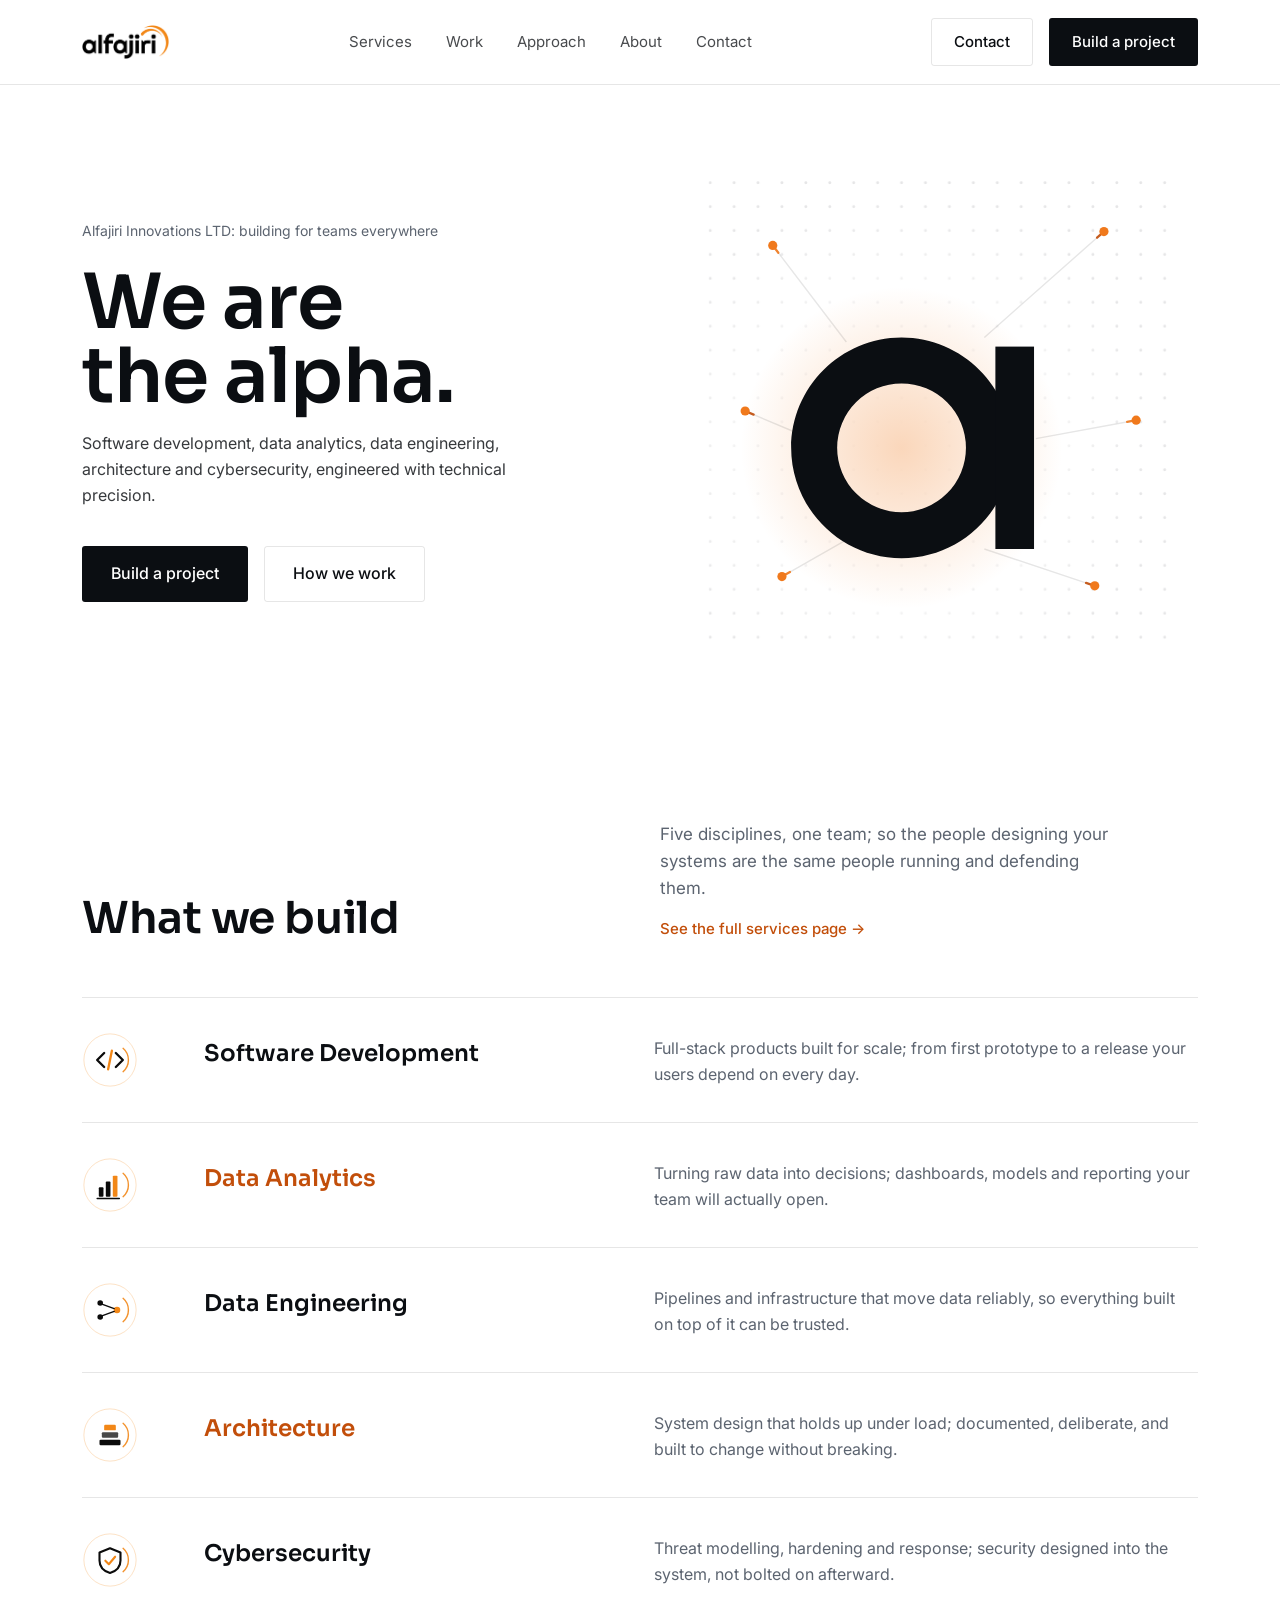
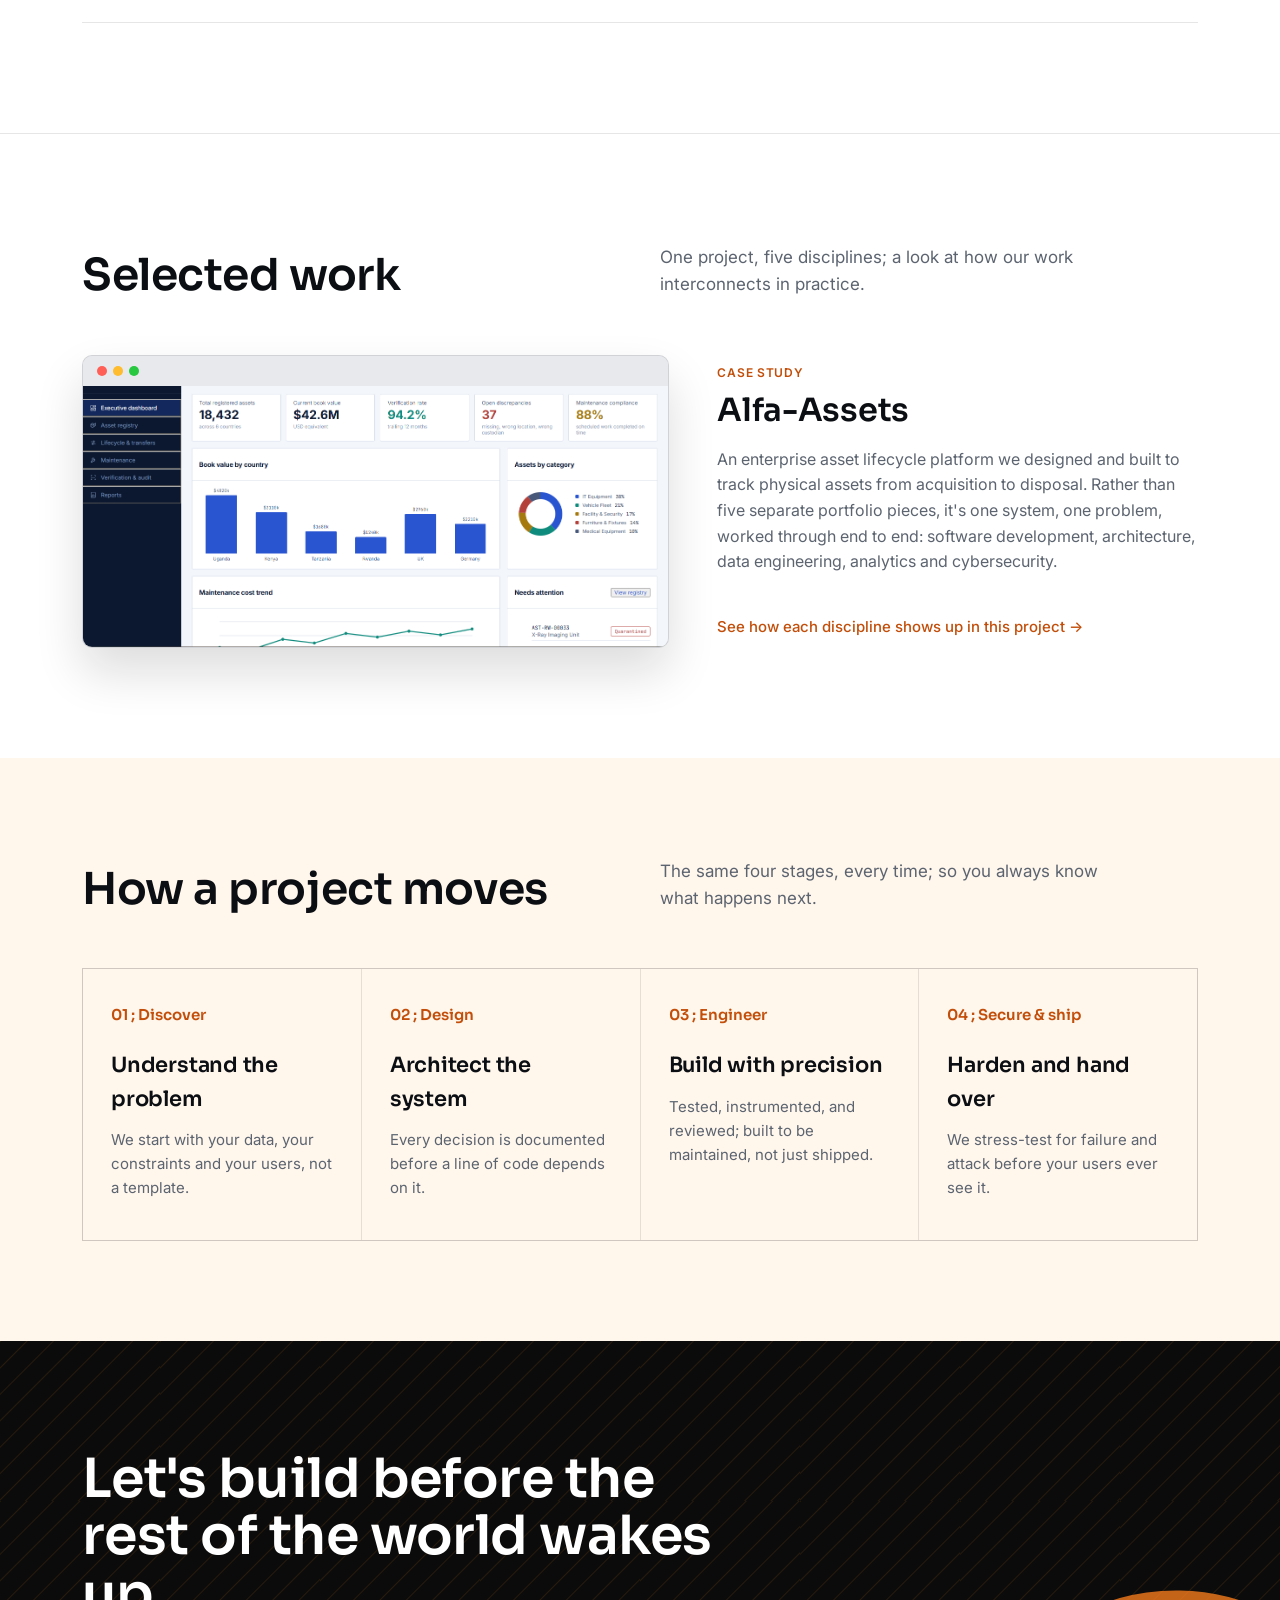
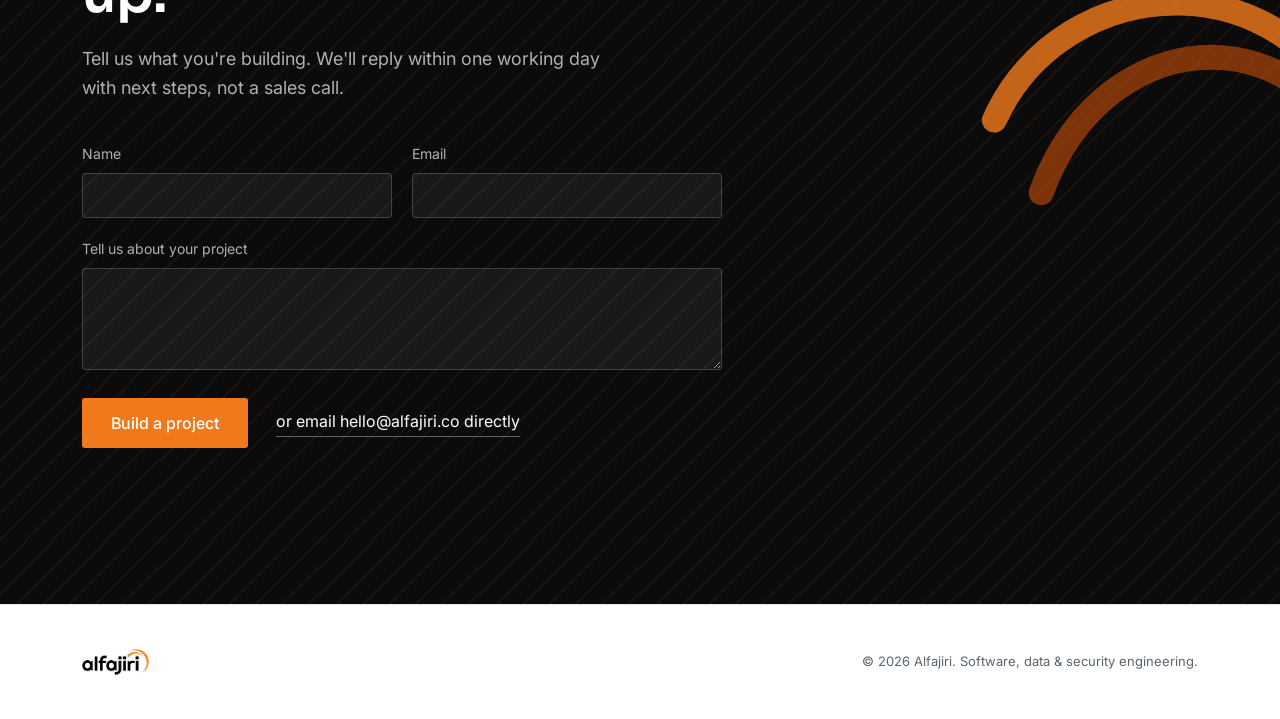
<file: index.html>
<!doctype html>
<html lang="en">
  <head>
    <meta charset="UTF-8" />
    <meta name="viewport" content="width=device-width, initial-scale=1.0" />
    <title>Alfajiri | Software, Data &amp; Security Engineering</title>
    <meta
      name="description"
      content="Alfajiri Innovations LTD engineers software, data and security systems with technical precision; full-stack development, data analytics, data engineering, architecture and cybersecurity, delivered by one team."
    />
    <meta
      name="keywords"
      content="software development, data analytics, data engineering, systems architecture, cybersecurity, Alfajiri, engineering agency"
    />
    <meta name="author" content="Alfajiri Innovations LTD" />
    <meta name="robots" content="index, follow" />
    <meta name="theme-color" content="#0b0e12" />
    <link rel="canonical" href="https://alfajiri.co/" />

    <!-- Favicon -->
    <link
      rel="icon"
      type="image/png"
      href="files/alfajiri-icon-orange-square.png"
    />
    <link rel="apple-touch-icon" href="files/alfajiri-icon-orange-square.png" />
    <!-- Open Graph / Facebook, LinkedIn, etc. -->
    <meta property="og:type" content="website" />
    <meta property="og:site_name" content="Alfajiri" />
    <meta property="og:url" content="https://alfajiri.co/" />
    <meta
      property="og:title"
      content="Alfajiri | Software, Data &amp; Security Engineering"
    />
    <meta
      property="og:description"
      content="Software development, data analytics, data engineering, architecture and cybersecurity, engineered with technical precision by one team."
    />

    <meta property="og:image" content="https://alfajiri.co/files/og-hero.png" />
    <meta property="og:image:width" content="1200" />
    <meta property="og:image:height" content="630" />
    <meta property="og:locale" content="en_US" />

    <!-- Twitter Card -->
    <meta name="twitter:card" content="summary_large_image" />
    <meta
      name="twitter:title"
      content="Alfajiri | Software, Data &amp; Security Engineering"
    />
    <meta
      name="twitter:description"
      content="Software development, data analytics, data engineering, architecture and cybersecurity, engineered with technical precision by one team."
    />
    <meta
      name="twitter:image"
      content="https://alfajiri.co/files/og-hero.png"
    />

    <!-- Structured data -->
    <script type="application/ld+json">
      {
        "@context": "https://schema.org",
        "@type": "ProfessionalService",
        "name": "Alfajiri Innovations LTD",
        "url": "https://alfajiri.co/",
        "logo": "https://alfajiri.co/files/alfajiri-logo-white-bg.png",
        "image": "https://alfajiri.co/files/alfajiri-logo-white-bg.png",
        "description": "Alfajiri Innovations LTD engineers software, data and security systems with technical precision; full-stack development, data analytics, data engineering, architecture and cybersecurity, delivered by one team.",
        "email": "hello@alfajiri.co",
        "areaServed": "Worldwide",
        "sameAs": []
      }
    </script>

    <link rel="preconnect" href="https://fonts.googleapis.com" />
    <link rel="preconnect" href="https://fonts.gstatic.com" crossorigin />
    <link
      href="https://fonts.googleapis.com/css2?family=Sora:wght@400;500;600;700&family=Inter:wght@400;500;600&display=swap"
      rel="stylesheet"
    />
    <link rel="stylesheet" href="styles.css" />
  </head>
  <body>
    <header class="site">
      <div class="nav">
        <a href="#top" class="brand" aria-label="Alfajiri home">
          <span class="brand-mark">
            <img
              src="files/alfajiri-logo-transparent.png"
              alt=""
              aria-hidden="true"
            />
          </span>
        </a>
        <nav class="links">
          <a href="#services">Services</a>
          <a href="#work">Work</a>
          <a href="#approach">Approach</a>
          <a href="about.html">About</a>
          <a href="#contact">Contact</a>
        </nav>
        <div class="nav-cta">
          <a href="#contact" class="btn btn-ghost">Contact</a>
          <a href="#contact" class="btn btn-primary">Build a project</a>
        </div>
        <button class="menu-toggle" aria-label="Menu">
          <span></span><span></span><span></span>
        </button>
      </div>
    </header>

    <main id="top">
      <!-- HERO -->
      <section class="hero">
        <div class="wrap">
          <div class="hero-copy">
            <span class="loc"
              >Alfajiri Innovations LTD: building for teams everywhere</span
            >
            <h1>We are<br />the alpha.</h1>
            <p class="desc">
              Software development, data analytics, data engineering,
              architecture and cybersecurity, engineered with technical
              precision.
            </p>
            <div class="hero-actions">
              <a href="#contact" class="btn btn-primary btn-lg"
                >Build a project</a
              >
              <a href="#approach" class="btn btn-ghost btn-lg">How we work</a>
            </div>
          </div>
          <div class="hero-art" aria-hidden="true">
            <svg viewBox="0 0 500 500" xmlns="http://www.w3.org/2000/svg">
              <defs>
                <pattern
                  id="dotGrid"
                  width="26"
                  height="26"
                  patternUnits="userSpaceOnUse"
                >
                  <circle cx="2" cy="2" r="1.6" fill="var(--line)" />
                </pattern>
                <radialGradient id="dotFade" cx="42%" cy="58%" r="55%">
                  <stop offset="0%" stop-color="#fff" stop-opacity="0" />
                  <stop offset="65%" stop-color="#fff" stop-opacity="0.5" />
                  <stop offset="100%" stop-color="#fff" stop-opacity="1" />
                </radialGradient>
                <mask id="dotMask">
                  <rect width="500" height="500" fill="url(#dotFade)" />
                </mask>
                <radialGradient id="glow" cx="50%" cy="50%" r="50%">
                  <stop
                    offset="0%"
                    stop-color="var(--orange)"
                    stop-opacity="0.3"
                  />
                  <stop
                    offset="100%"
                    stop-color="var(--orange)"
                    stop-opacity="0"
                  />
                </radialGradient>
              </defs>

              <rect
                width="500"
                height="500"
                fill="url(#dotGrid)"
                mask="url(#dotMask)"
              />
              <circle cx="210" cy="290" r="175" fill="url(#glow)" />

              <g class="network">
                <line class="link-base" x1="70" y1="70" x2="150" y2="175" />
                <line class="link-base" x1="430" y1="55" x2="300" y2="170" />
                <line class="link-base" x1="465" y1="260" x2="356" y2="280" />
                <line class="link-base" x1="420" y1="440" x2="300" y2="400" />
                <line class="link-base" x1="80" y1="430" x2="150" y2="390" />
                <line class="link-base" x1="40" y1="250" x2="92" y2="272" />

                <line
                  class="link-pulse pulse-1"
                  x1="70"
                  y1="70"
                  x2="150"
                  y2="175"
                />
                <line
                  class="link-pulse pulse-2 alt"
                  x1="430"
                  y1="55"
                  x2="300"
                  y2="170"
                />
                <line
                  class="link-pulse pulse-3"
                  x1="465"
                  y1="260"
                  x2="356"
                  y2="280"
                />
                <line
                  class="link-pulse pulse-4 alt"
                  x1="420"
                  y1="440"
                  x2="300"
                  y2="400"
                />
                <line
                  class="link-pulse pulse-5"
                  x1="80"
                  y1="430"
                  x2="150"
                  y2="390"
                />
                <line
                  class="link-pulse pulse-6 alt"
                  x1="40"
                  y1="250"
                  x2="92"
                  y2="272"
                />

                <g class="node-group node-1">
                  <circle class="node-ring" cx="70" cy="70" r="6" />
                  <circle class="node-dot" cx="70" cy="70" r="5" />
                </g>
                <g class="node-group node-2">
                  <circle class="node-ring" cx="430" cy="55" r="6" />
                  <circle class="node-dot" cx="430" cy="55" r="5" />
                </g>
                <g class="node-group node-3">
                  <circle class="node-ring" cx="465" cy="260" r="6" />
                  <circle class="node-dot" cx="465" cy="260" r="5" />
                </g>
                <g class="node-group node-4">
                  <circle class="node-ring" cx="420" cy="440" r="6" />
                  <circle class="node-dot" cx="420" cy="440" r="5" />
                </g>
                <g class="node-group node-5">
                  <circle class="node-ring" cx="80" cy="430" r="6" />
                  <circle class="node-dot" cx="80" cy="430" r="5" />
                </g>
                <g class="node-group node-6">
                  <circle class="node-ring" cx="40" cy="250" r="6" />
                  <circle class="node-dot" cx="40" cy="250" r="5" />
                </g>
              </g>

              <g transform="translate(90,150)">
                <path
                  class="mark-a"
                  d="M120 260c-66 0-120-54-120-120S54 20 120 20s120 54 120 120-54 120-120 120zm0-190a70 70 0 100 140 70 70 0 000-140z"
                />
                <rect class="mark-a" x="222" y="30" width="42" height="220" />
              </g>
            </svg>
          </div>
        </div>
      </section>

      <!-- SERVICES -->
      <section class="services" id="services">
        <div class="wrap">
          <div class="head">
            <h2>What we build</h2>
            <div>
              <p>
                Five disciplines, one team; so the people designing your
                systems are the same people running and defending them.
              </p>
              <a class="text-link" href="services.html"
                >See the full services page →</a
              >
            </div>
          </div>

          <div class="service-list">
            <a class="service-row" href="services.html#software-development">
              <div class="service-icon">
                <img
                  src="files/icon_software_development.svg"
                  alt=""
                  aria-hidden="true"
                  loading="lazy"
                />
              </div>
              <div class="service-name">Software Development</div>
              <div class="service-desc">
                Full-stack products built for scale; from first prototype to a
                release your users depend on every day.
              </div>
            </a>
            <a class="service-row" href="services.html#data-analytics">
              <div class="service-icon">
                <img
                  src="files/icon_data_analytics.svg"
                  alt=""
                  aria-hidden="true"
                  loading="lazy"
                />
              </div>
              <div class="service-name">Data Analytics</div>
              <div class="service-desc">
                Turning raw data into decisions; dashboards, models and
                reporting your team will actually open.
              </div>
            </a>
            <a class="service-row" href="services.html#data-engineering">
              <div class="service-icon">
                <img
                  src="files/icon_data_engineering.svg"
                  alt=""
                  aria-hidden="true"
                  loading="lazy"
                />
              </div>
              <div class="service-name">Data Engineering</div>
              <div class="service-desc">
                Pipelines and infrastructure that move data reliably, so
                everything built on top of it can be trusted.
              </div>
            </a>
            <a class="service-row" href="services.html#architecture">
              <div class="service-icon">
                <img
                  src="files/icon_architecture.svg"
                  alt=""
                  aria-hidden="true"
                  loading="lazy"
                />
              </div>
              <div class="service-name">Architecture</div>
              <div class="service-desc">
                System design that holds up under load; documented, deliberate,
                and built to change without breaking.
              </div>
            </a>
            <a class="service-row" href="services.html#cybersecurity">
              <div class="service-icon">
                <img
                  src="files/icon_cybersecurity.svg"
                  alt=""
                  aria-hidden="true"
                  loading="lazy"
                />
              </div>
              <div class="service-name">Cybersecurity</div>
              <div class="service-desc">
                Threat modelling, hardening and response; security designed into
                the system, not bolted on afterward.
              </div>
            </a>
          </div>
        </div>
      </section>

      <!-- WORK -->
      <section class="work" id="work">
        <div class="wrap">
          <div class="head">
            <h2>Selected work</h2>
            <p>
              One project, five disciplines; a look at how our work
              interconnects in practice.
            </p>
          </div>

          <div class="showcase">
            <div class="showcase-media">
              <div class="frame-bar" aria-hidden="true">
                <span></span><span></span><span></span>
              </div>
              <img
                src="files/asset.png"
                alt="Executive dashboard from the asset management platform, showing book value by country, assets by category and maintenance cost trends"
                loading="lazy"
              />
            </div>
            <div class="showcase-body">
              <span class="work-tag">Case study</span>
              <h3>Alfa-Assets</h3>
              <p>
                An enterprise asset lifecycle platform we designed and
                built to track physical assets from acquisition to
                disposal. Rather than five separate portfolio pieces, it's
                one system, one problem, worked through end to end:
                software development, architecture, data engineering,
                analytics and cybersecurity.
              </p>
              <a class="text-link" href="services.html"
                >See how each discipline shows up in this project →</a
              >
            </div>
          </div>
        </div>
      </section>

      <!-- APPROACH -->
      <section class="approach" id="approach">
        <div class="wrap">
          <div class="head">
            <h2>How a project moves</h2>
            <p>
              The same four stages, every time; so you always know what happens
              next.
            </p>
          </div>
          <div class="approach-grid">
            <div class="step">
              <div class="num">01 ; Discover</div>
              <h3>Understand the problem</h3>
              <p>
                We start with your data, your constraints and your users, not a
                template.
              </p>
            </div>
            <div class="step">
              <div class="num">02 ; Design</div>
              <h3>Architect the system</h3>
              <p>
                Every decision is documented before a line of code depends on
                it.
              </p>
            </div>
            <div class="step">
              <div class="num">03 ; Engineer</div>
              <h3>Build with precision</h3>
              <p>
                Tested, instrumented, and reviewed; built to be maintained, not
                just shipped.
              </p>
            </div>
            <div class="step">
              <div class="num">04 ; Secure &amp; ship</div>
              <h3>Harden and hand over</h3>
              <p>
                We stress-test for failure and attack before your users ever see
                it.
              </p>
            </div>
          </div>
        </div>
      </section>

      <!-- CTA / CONTACT -->
      <section class="cta" id="contact">
        <svg
          class="cta-arc"
          viewBox="0 0 500 500"
          xmlns="http://www.w3.org/2000/svg"
          aria-hidden="true"
        >
          <path
            fill="none"
            stroke="#F0791C"
            stroke-width="24"
            stroke-linecap="round"
            opacity="0.9"
            d="M110 200 C 175 55, 400 35, 470 230"
          />
          <path
            fill="none"
            stroke="#C24E0A"
            stroke-width="24"
            stroke-linecap="round"
            opacity="0.7"
            d="M155 270 C 220 90, 445 90, 480 310"
          />
        </svg>
        <div class="wrap">
          <h2>Let's build before the rest of the world wakes up.</h2>
          <p class="lede">
            Tell us what you're building. We'll reply within one working day
            with next steps, not a sales call.
          </p>

          <form
            name="start-project"
            method="POST"
            data-netlify="true"
            netlify-honeypot="bot-field"
            class="cta-form"
            id="cta-form"
          >
            <input type="hidden" name="form-name" value="start-project" />
            <p class="hp-field">
              <label>
                Don't fill this out if you're human:
                <input name="bot-field" />
              </label>
            </p>

            <div class="form-row">
              <div class="field">
                <label for="cf-name">Name</label>
                <input type="text" id="cf-name" name="name" required />
              </div>
              <div class="field">
                <label for="cf-email">Email</label>
                <input type="email" id="cf-email" name="email" required />
              </div>
            </div>
            <div class="field">
              <label for="cf-project">Tell us about your project</label>
              <textarea
                id="cf-project"
                name="project"
                rows="4"
                required
              ></textarea>
            </div>

            <div class="cta-row">
              <button type="submit" class="btn btn-primary btn-lg">
                Build a project
              </button>
              <a href="mailto:hello@alfajiri.co" class="cta-email"
                >or email hello@alfajiri.co directly</a
              >
            </div>

            <p class="form-status" id="cta-form-status" role="status"></p>
          </form>
        </div>
      </section>
    </main>

    <script src="nav.js" defer></script>

    <script>
      (function () {
        var form = document.getElementById("cta-form");
        var status = document.getElementById("cta-form-status");
        if (!form) return;

        function encode(data) {
          return Object.keys(data)
            .map(
              (key) =>
                encodeURIComponent(key) + "=" + encodeURIComponent(data[key]),
            )
            .join("&");
        }

        form.addEventListener("submit", function (e) {
          e.preventDefault();
          var data = Object.fromEntries(new FormData(form).entries());

          fetch("/", {
            method: "POST",
            headers: { "Content-Type": "application/x-www-form-urlencoded" },
            body: encode(data),
          })
            .then(function () {
              status.textContent =
                "Thanks, we'll reply within one working day.";
              status.classList.add("is-success");
              form.reset();
            })
            .catch(function () {
              status.textContent =
                "Something went wrong. Please email hello@alfajiri.co instead.";
              status.classList.add("is-error");
            });
        });
      })();
    </script>

    <footer class="site">
      <div class="wrap">
        <span class="brand">
          <span class="brand-mark">
            <img src="files/alfajiri-logo-transparent.png" alt="Alfajiri" />
          </span>
        </span>
        <span class="copy"
          >© 2026 Alfajiri. Software, data &amp; security engineering.</span
        >
      </div>
    </footer>
  </body>
</html>
</file>
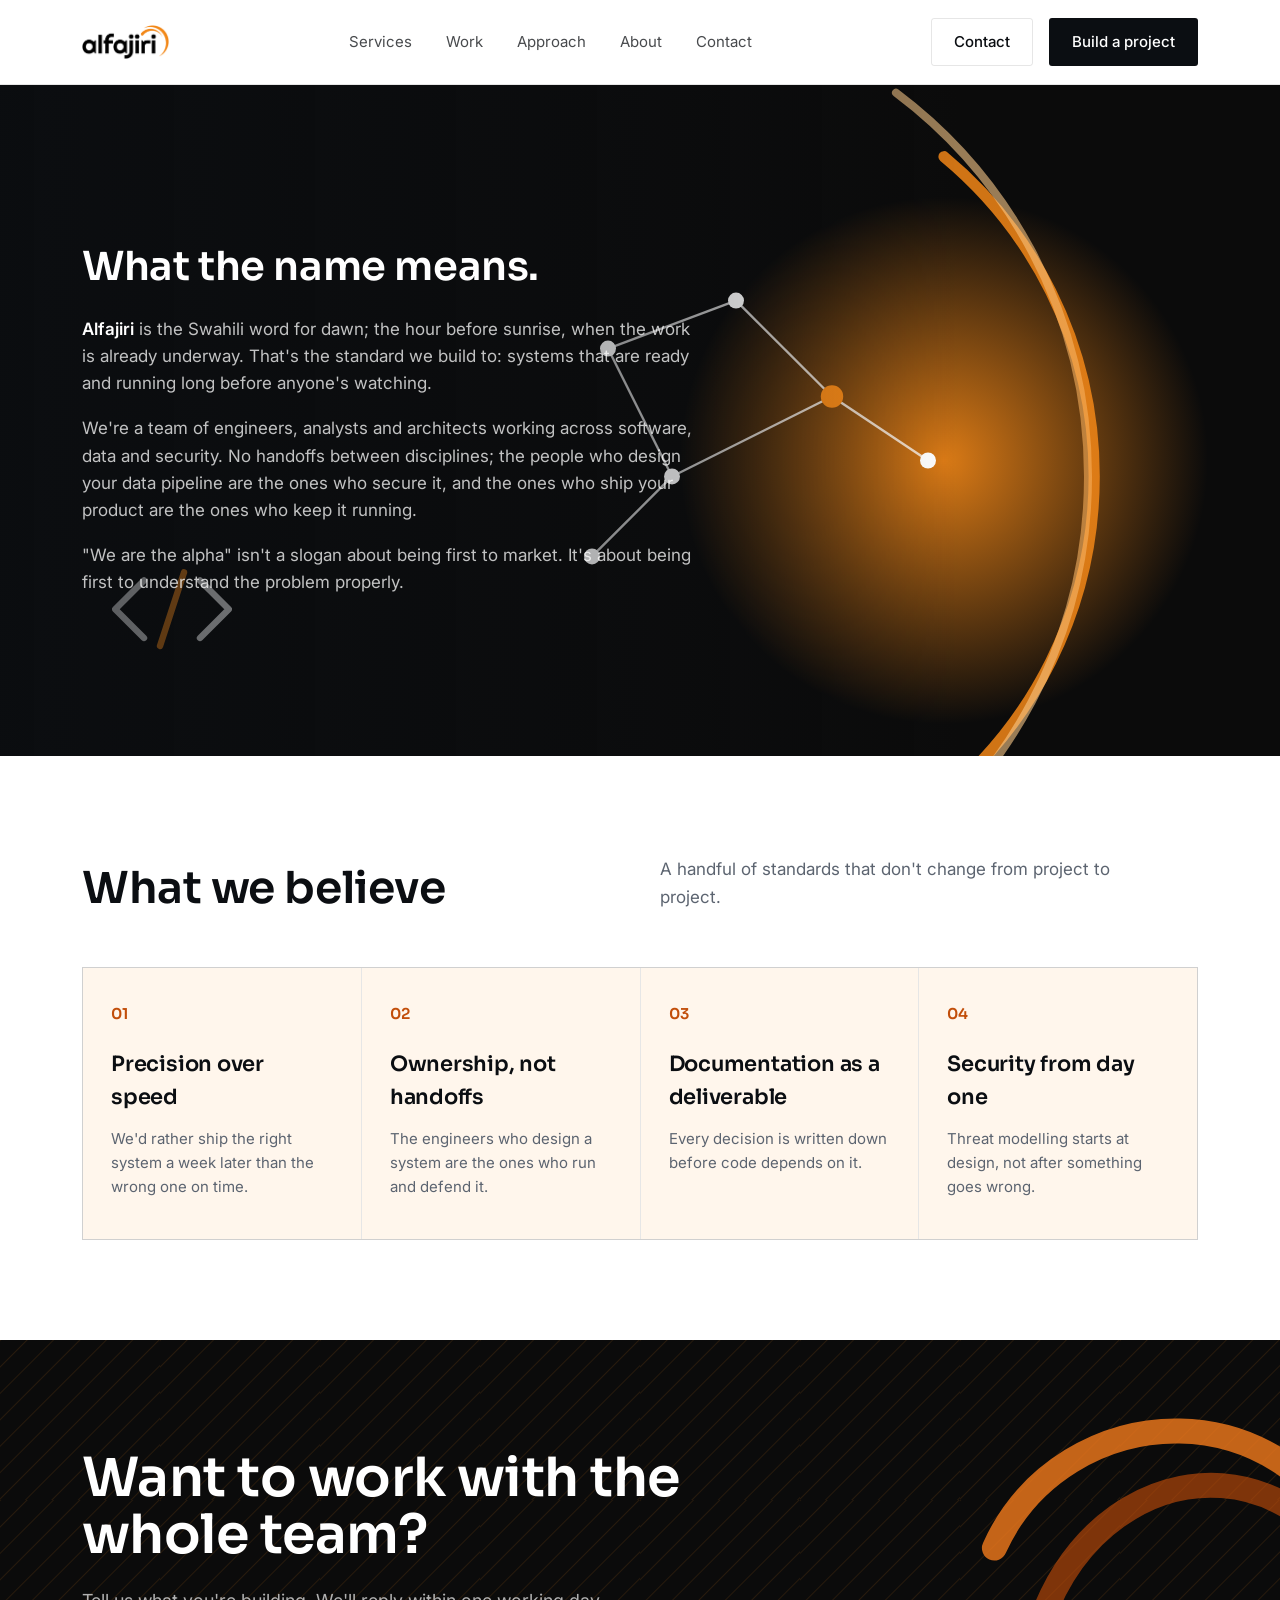
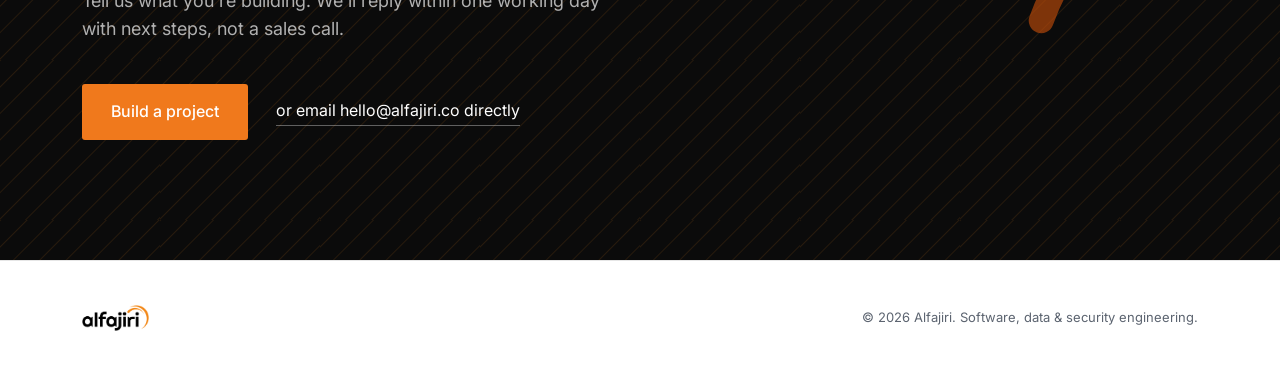
<file: about.html>
<!doctype html>
<html lang="en">
  <head>
    <meta charset="UTF-8" />
    <meta name="viewport" content="width=device-width, initial-scale=1.0" />
    <title>About | Alfajiri</title>
    <meta
      name="description"
      content="Alfajiri Innovations LTD is a single team of engineers, analysts and architects working across software, data and security. No handoffs, no diluted ownership."
    />
    <meta name="author" content="Alfajiri Innovations LTD" />
    <meta name="robots" content="index, follow" />
    <meta name="theme-color" content="#0b0e12" />
    <link rel="canonical" href="https://alfajiri.co/about.html" />

    <!-- Favicon -->
    <link
      rel="icon"
      type="image/png"
      href="files/alfajiri-icon-orange-square.png"
    />
    <link rel="apple-touch-icon" href="files/alfajiri-icon-orange-square.png" />

    <!-- Open Graph / Facebook, LinkedIn, etc. -->
    <meta property="og:type" content="website" />
    <meta property="og:site_name" content="Alfajiri" />
    <meta property="og:url" content="https://alfajiri.co/about.html" />
    <meta property="og:title" content="About | Alfajiri" />
    <meta
      property="og:description"
      content="A single team of engineers, analysts and architects working across software, data and security. No handoffs, no diluted ownership."
    />
    <meta property="og:image" content="https://alfajiri.co/files/og-hero.png" />
    <meta property="og:image:width" content="1200" />
    <meta property="og:image:height" content="630" />
    <meta property="og:locale" content="en_US" />

    <!-- Twitter Card -->
    <meta name="twitter:card" content="summary_large_image" />
    <meta name="twitter:title" content="About | Alfajiri" />
    <meta
      name="twitter:description"
      content="A single team of engineers, analysts and architects working across software, data and security. No handoffs, no diluted ownership."
    />
    <meta
      name="twitter:image"
      content="https://alfajiri.co/files/og-hero.png"
    />

    <link rel="preconnect" href="https://fonts.googleapis.com" />
    <link rel="preconnect" href="https://fonts.gstatic.com" crossorigin />
    <link
      href="https://fonts.googleapis.com/css2?family=Sora:wght@400;500;600;700&family=Inter:wght@400;500;600&display=swap"
      rel="stylesheet"
    />
    <link rel="stylesheet" href="styles.css" />
  </head>
  <body>
    <header class="site">
      <div class="nav">
        <a href="index.html#top" class="brand" aria-label="Alfajiri home">
          <span class="brand-mark">
            <img
              src="files/alfajiri-logo-transparent.png"
              alt=""
              aria-hidden="true"
            />
          </span>
        </a>
        <nav class="links">
          <a href="index.html#services">Services</a>
          <a href="index.html#work">Work</a>
          <a href="index.html#approach">Approach</a>
          <a href="about.html" aria-current="page">About</a>
          <a href="index.html#contact">Contact</a>
        </nav>
        <div class="nav-cta">
          <a href="index.html#contact" class="btn btn-ghost">Contact</a>
          <a href="index.html#contact" class="btn btn-primary"
            >Build a project</a
          >
        </div>
        <button class="menu-toggle" aria-label="Menu">
          <span></span><span></span><span></span>
        </button>
      </div>
    </header>

    <main id="top">
      <!-- MEANING -->
      <section class="meaning" aria-label="What the name means">
        <div class="wrap">
          <div class="meaning-text">
            <h2>What the name means.</h2>
            <p>
              <strong>Alfajiri</strong> is the Swahili word for dawn; the hour
              before sunrise, when the work is already underway. That's the
              standard we build to: systems that are ready and running long
              before anyone's watching.
            </p>
            <p>
              We're a team of engineers, analysts and architects working
              across software, data and security. No handoffs between
              disciplines; the people who design your data pipeline are the
              ones who secure it, and the ones who ship your product are the
              ones who keep it running.
            </p>
            <p>
              "We are the alpha" isn't a slogan about being first to market.
              It's about being first to understand the problem properly.
            </p>
          </div>
        </div>
      </section>

      <!-- WHAT WE BELIEVE -->
      <section class="approach approach--light">
        <div class="wrap">
          <div class="head">
            <h2>What we believe</h2>
            <p>
              A handful of standards that don't change from project to
              project.
            </p>
          </div>
          <div class="approach-grid">
            <div class="step">
              <div class="num">01</div>
              <h3>Precision over speed</h3>
              <p>
                We'd rather ship the right system a week later than the
                wrong one on time.
              </p>
            </div>
            <div class="step">
              <div class="num">02</div>
              <h3>Ownership, not handoffs</h3>
              <p>
                The engineers who design a system are the ones who run and
                defend it.
              </p>
            </div>
            <div class="step">
              <div class="num">03</div>
              <h3>Documentation as a deliverable</h3>
              <p>
                Every decision is written down before code depends on it.
              </p>
            </div>
            <div class="step">
              <div class="num">04</div>
              <h3>Security from day one</h3>
              <p>
                Threat modelling starts at design, not after something goes
                wrong.
              </p>
            </div>
          </div>
        </div>
      </section>

      <!-- CTA -->
      <section class="cta">
        <svg
          class="cta-arc"
          viewBox="0 0 500 500"
          xmlns="http://www.w3.org/2000/svg"
          aria-hidden="true"
        >
          <path
            fill="none"
            stroke="#F0791C"
            stroke-width="24"
            stroke-linecap="round"
            opacity="0.9"
            d="M110 200 C 175 55, 400 35, 470 230"
          />
          <path
            fill="none"
            stroke="#C24E0A"
            stroke-width="24"
            stroke-linecap="round"
            opacity="0.7"
            d="M155 270 C 220 90, 445 90, 480 310"
          />
        </svg>
        <div class="wrap">
          <h2>Want to work with the whole team?</h2>
          <p class="lede">
            Tell us what you're building. We'll reply within one working day
            with next steps, not a sales call.
          </p>
          <div class="cta-row">
            <a href="index.html#contact" class="btn btn-primary btn-lg"
              >Build a project</a
            >
            <a href="mailto:hello@alfajiri.co" class="cta-email"
              >or email hello@alfajiri.co directly</a
            >
          </div>
        </div>
      </section>
    </main>

    <footer class="site">
      <div class="wrap">
        <span class="brand">
          <span class="brand-mark">
            <img src="files/alfajiri-logo-transparent.png" alt="Alfajiri" />
          </span>
        </span>
        <span class="copy"
          >© 2026 Alfajiri. Software, data &amp; security engineering.</span
        >
      </div>
    </footer>

    <script src="nav.js" defer></script>
  </body>
</html>
</file>
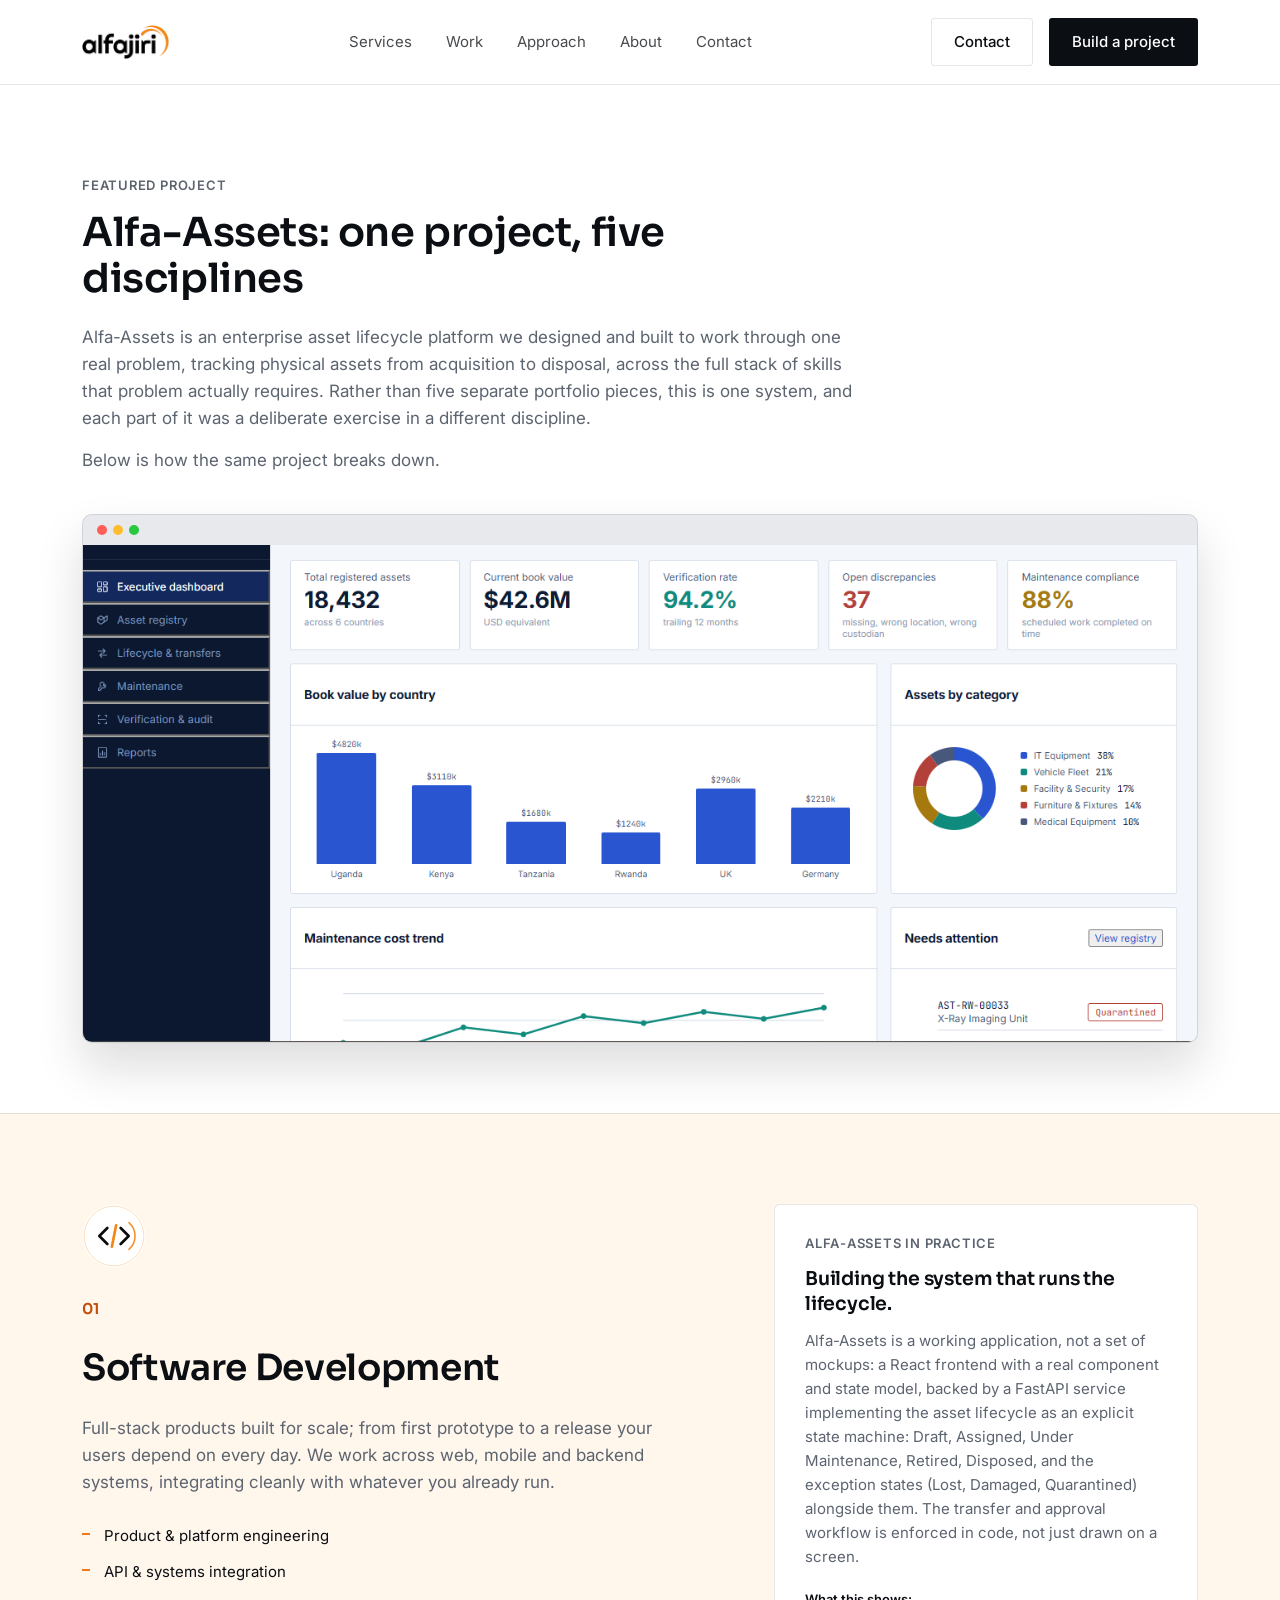
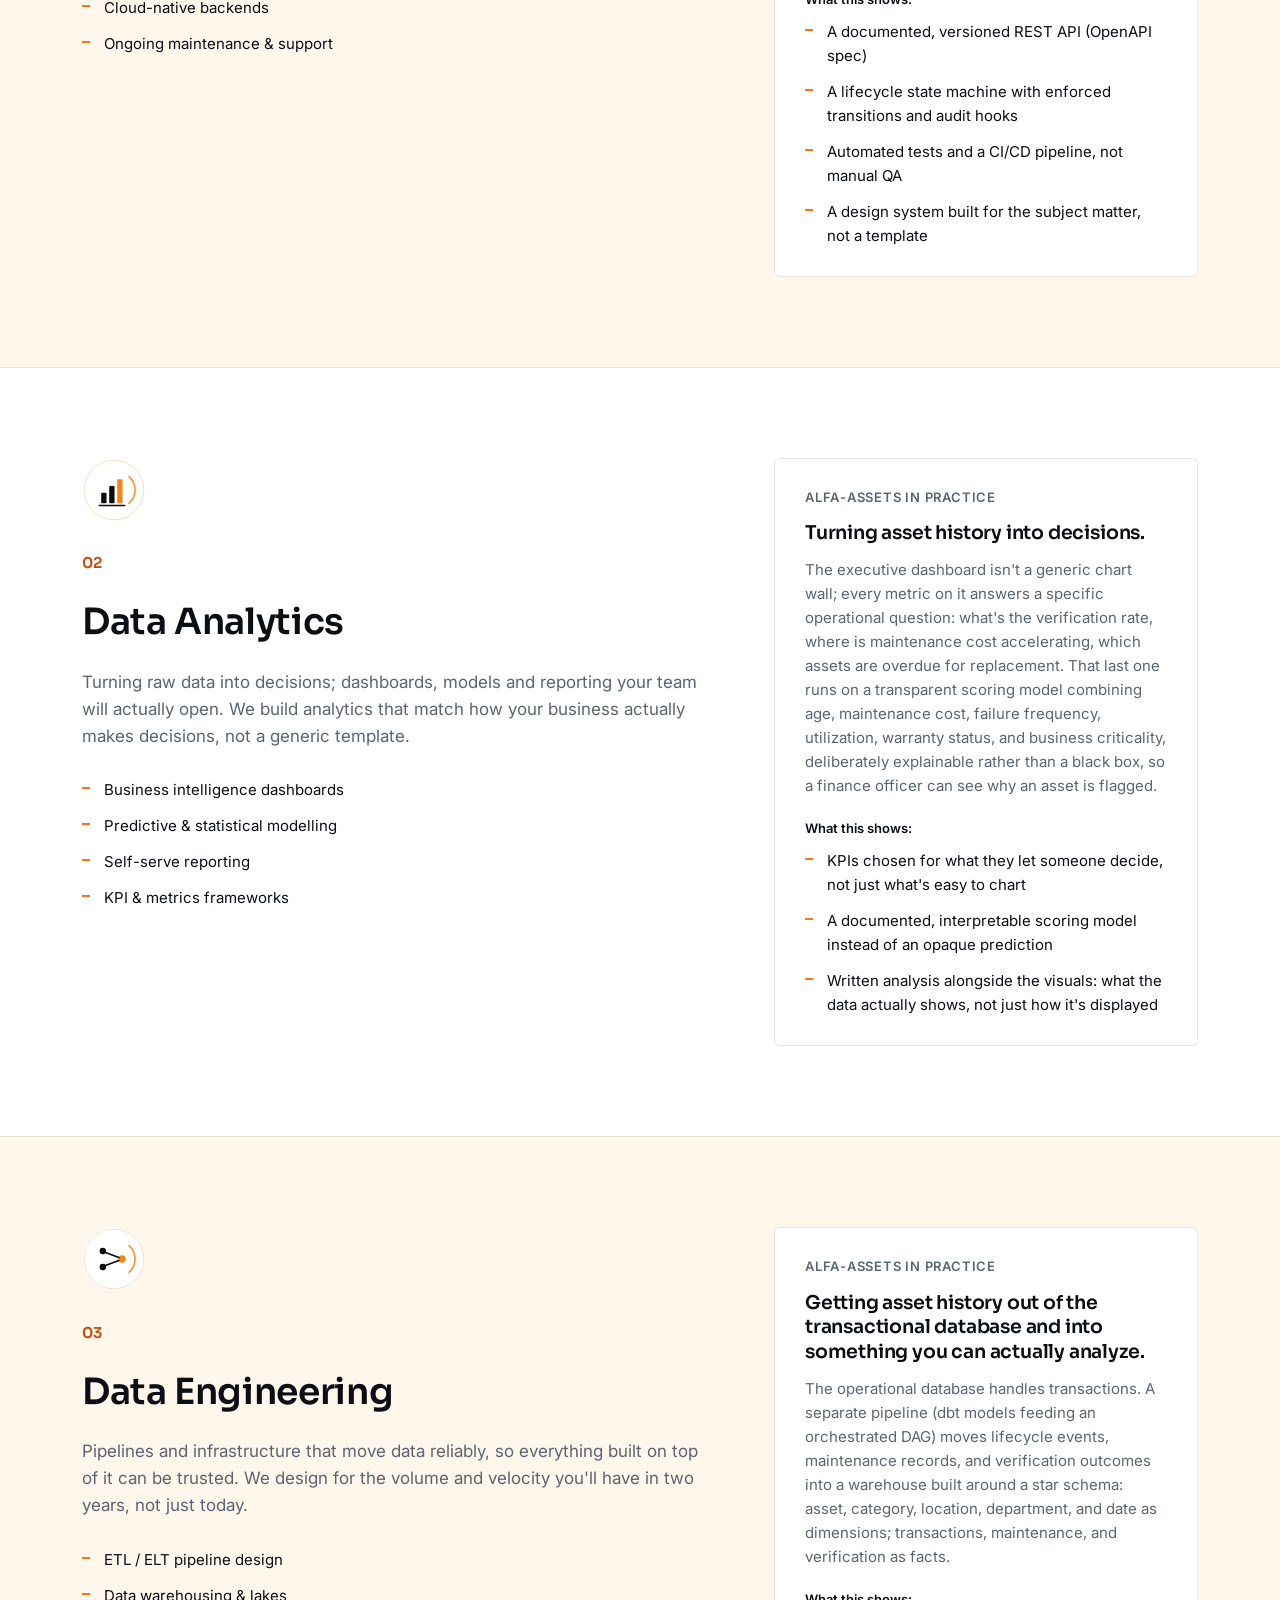
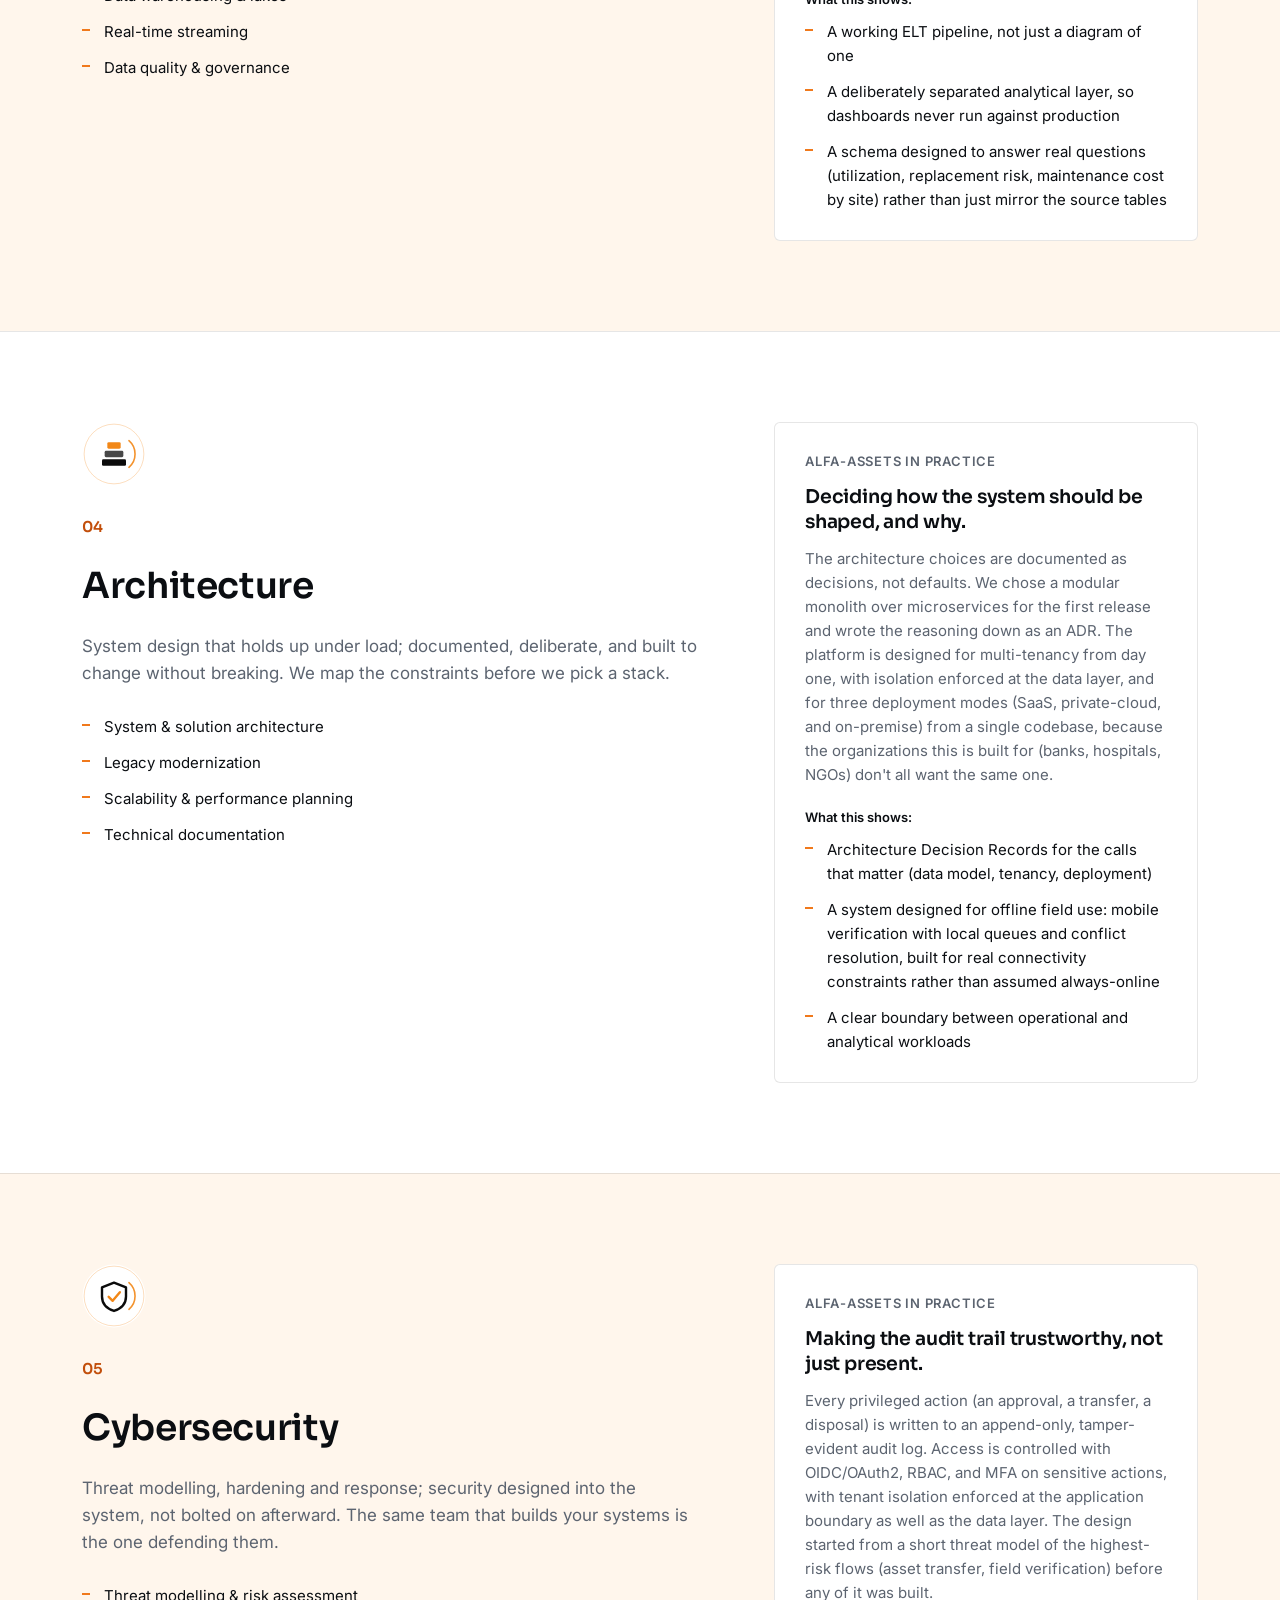
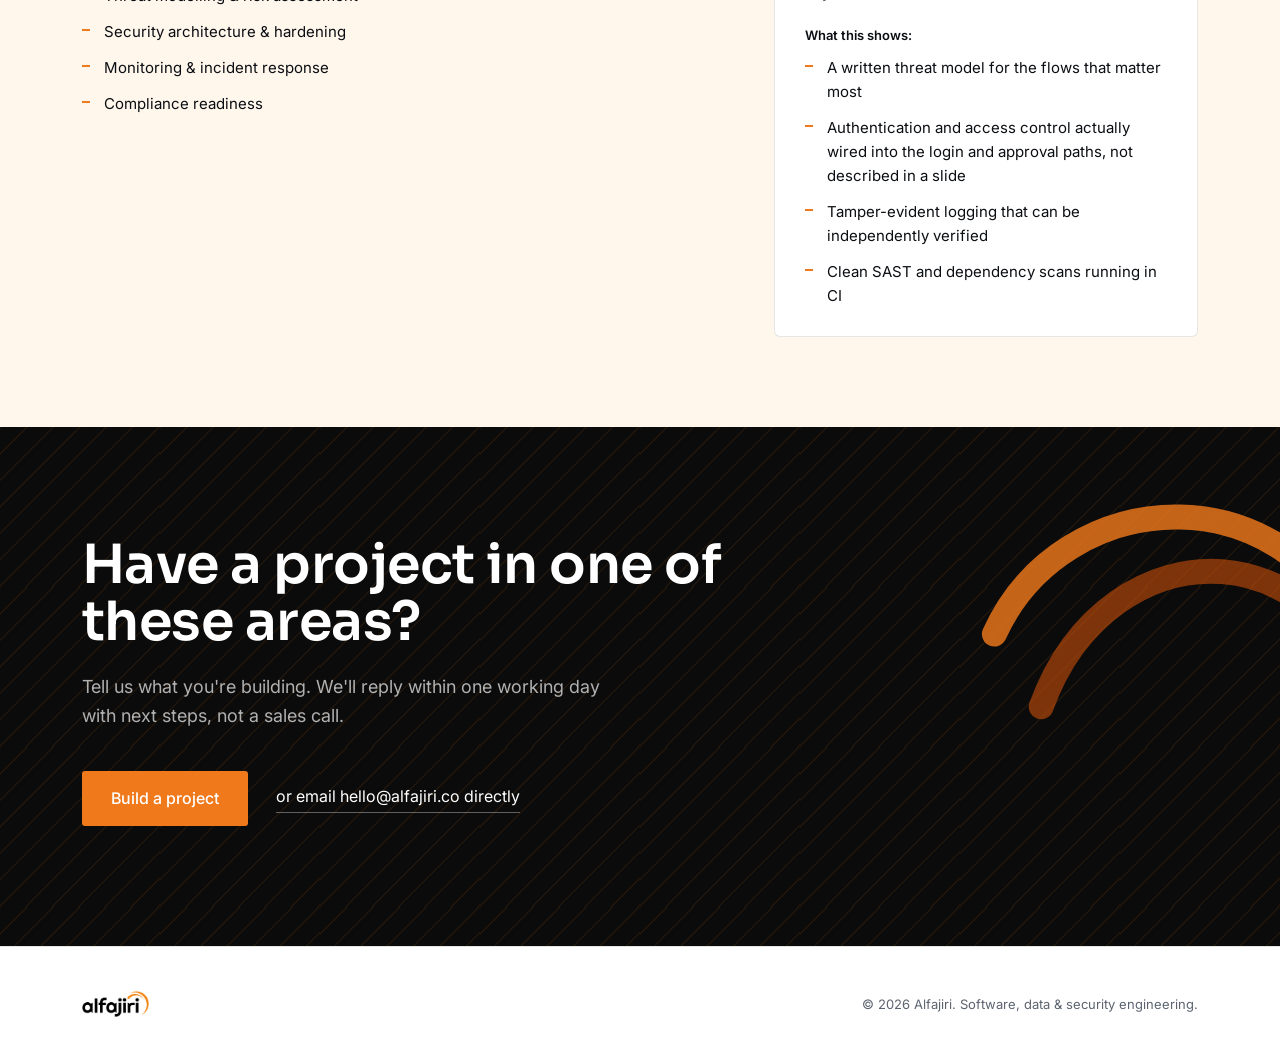
<file: services.html>
<!doctype html>
<html lang="en">
  <head>
    <meta charset="UTF-8" />
    <meta name="viewport" content="width=device-width, initial-scale=1.0" />
    <title>Services | Alfajiri</title>
    <meta
      name="description"
      content="Software development, data analytics, data engineering, architecture and cybersecurity; five disciplines delivered by one team at Alfajiri Innovations LTD."
    />
    <meta name="author" content="Alfajiri Innovations LTD" />
    <meta name="robots" content="index, follow" />
    <meta name="theme-color" content="#0b0e12" />
    <link rel="canonical" href="https://alfajiri.co/services.html" />

    <!-- Favicon -->
    <link
      rel="icon"
      type="image/png"
      href="files/alfajiri-icon-orange-square.png"
    />
    <link rel="apple-touch-icon" href="files/alfajiri-icon-orange-square.png" />

    <!-- Open Graph / Facebook, LinkedIn, etc. -->
    <meta property="og:type" content="website" />
    <meta property="og:site_name" content="Alfajiri" />
    <meta property="og:url" content="https://alfajiri.co/services.html" />
    <meta property="og:title" content="Services | Alfajiri" />
    <meta
      property="og:description"
      content="Software development, data analytics, data engineering, architecture and cybersecurity; five disciplines delivered by one team."
    />
    <meta property="og:image" content="https://alfajiri.co/files/og-hero.png" />
    <meta property="og:image:width" content="1200" />
    <meta property="og:image:height" content="630" />
    <meta property="og:locale" content="en_US" />

    <!-- Twitter Card -->
    <meta name="twitter:card" content="summary_large_image" />
    <meta name="twitter:title" content="Services | Alfajiri" />
    <meta
      name="twitter:description"
      content="Software development, data analytics, data engineering, architecture and cybersecurity; five disciplines delivered by one team."
    />
    <meta
      name="twitter:image"
      content="https://alfajiri.co/files/og-hero.png"
    />

    <link rel="preconnect" href="https://fonts.googleapis.com" />
    <link rel="preconnect" href="https://fonts.gstatic.com" crossorigin />
    <link
      href="https://fonts.googleapis.com/css2?family=Sora:wght@400;500;600;700&family=Inter:wght@400;500;600&display=swap"
      rel="stylesheet"
    />
    <link rel="stylesheet" href="styles.css" />
  </head>
  <body>
    <header class="site">
      <div class="nav">
        <a href="index.html#top" class="brand" aria-label="Alfajiri home">
          <span class="brand-mark">
            <img
              src="files/alfajiri-logo-transparent.png"
              alt=""
              aria-hidden="true"
            />
          </span>
        </a>
        <nav class="links">
          <a href="index.html#services" aria-current="page">Services</a>
          <a href="index.html#work">Work</a>
          <a href="index.html#approach">Approach</a>
          <a href="about.html">About</a>
          <a href="index.html#contact">Contact</a>
        </nav>
        <div class="nav-cta">
          <a href="index.html#contact" class="btn btn-ghost">Contact</a>
          <a href="index.html#contact" class="btn btn-primary"
            >Build a project</a
          >
        </div>
        <button class="menu-toggle" aria-label="Menu">
          <span></span><span></span><span></span>
        </button>
      </div>
    </header>

    <main id="top">
      <!-- ALFA-ASSETS INTRO -->
      <section class="alfa-intro">
        <div class="wrap">
          <span class="eyebrow">Featured project</span>
          <h2>Alfa-Assets: one project, five disciplines</h2>
          <p>
            Alfa-Assets is an enterprise asset lifecycle platform we
            designed and built to work through one real problem, tracking
            physical assets from acquisition to disposal, across the full
            stack of skills that problem actually requires. Rather than
            five separate portfolio pieces, this is one system, and each
            part of it was a deliberate exercise in a different
            discipline.
          </p>
          <p>Below is how the same project breaks down.</p>
          <div class="showcase-media">
            <div class="frame-bar" aria-hidden="true">
              <span></span><span></span><span></span>
            </div>
            <img
              src="files/asset.png"
              alt="Executive dashboard from the Alfa-Assets platform, showing book value by country, assets by category and maintenance cost trends"
              loading="lazy"
            />
          </div>
        </div>
      </section>

      <!-- SOFTWARE DEVELOPMENT -->
      <section class="service-detail" id="software-development">
        <div class="wrap">
          <div class="service-detail-intro">
            <img
              class="service-detail-icon"
              src="files/icon_software_development.svg"
              alt=""
              aria-hidden="true"
              loading="lazy"
            />
            <div class="service-detail-num">01</div>
            <h2>Software Development</h2>
            <p class="service-detail-lede">
              Full-stack products built for scale; from first prototype to a
              release your users depend on every day. We work across web,
              mobile and backend systems, integrating cleanly with whatever
              you already run.
            </p>
            <ul class="service-detail-list">
              <li>Product &amp; platform engineering</li>
              <li>API &amp; systems integration</li>
              <li>Cloud-native backends</li>
              <li>Ongoing maintenance &amp; support</li>
            </ul>
          </div>
          <div class="discipline-proof">
            <span class="eyebrow">Alfa-Assets in practice</span>
            <h3>Building the system that runs the lifecycle.</h3>
            <p>
              Alfa-Assets is a working application, not a set of mockups: a
              React frontend with a real component and state model, backed
              by a FastAPI service implementing the asset lifecycle as an
              explicit state machine: Draft, Assigned, Under Maintenance,
              Retired, Disposed, and the exception states (Lost, Damaged,
              Quarantined) alongside them. The transfer and approval
              workflow is enforced in code, not just drawn on a screen.
            </p>
            <span class="proof-label">What this shows:</span>
            <ul class="service-detail-list">
              <li>A documented, versioned REST API (OpenAPI spec)</li>
              <li>
                A lifecycle state machine with enforced transitions and
                audit hooks
              </li>
              <li>Automated tests and a CI/CD pipeline, not manual QA</li>
              <li>A design system built for the subject matter, not a template</li>
            </ul>
          </div>
        </div>
      </section>

      <!-- DATA ANALYTICS -->
      <section class="service-detail" id="data-analytics">
        <div class="wrap">
          <div class="service-detail-intro">
            <img
              class="service-detail-icon"
              src="files/icon_data_analytics.svg"
              alt=""
              aria-hidden="true"
              loading="lazy"
            />
            <div class="service-detail-num">02</div>
            <h2>Data Analytics</h2>
            <p class="service-detail-lede">
              Turning raw data into decisions; dashboards, models and
              reporting your team will actually open. We build analytics
              that match how your business actually makes decisions, not a
              generic template.
            </p>
            <ul class="service-detail-list">
              <li>Business intelligence dashboards</li>
              <li>Predictive &amp; statistical modelling</li>
              <li>Self-serve reporting</li>
              <li>KPI &amp; metrics frameworks</li>
            </ul>
          </div>
          <div class="discipline-proof">
            <span class="eyebrow">Alfa-Assets in practice</span>
            <h3>Turning asset history into decisions.</h3>
            <p>
              The executive dashboard isn't a generic chart wall; every
              metric on it answers a specific operational question: what's
              the verification rate, where is maintenance cost
              accelerating, which assets are overdue for replacement. That
              last one runs on a transparent scoring model combining age,
              maintenance cost, failure frequency, utilization, warranty
              status, and business criticality, deliberately explainable
              rather than a black box, so a finance officer can see why an
              asset is flagged.
            </p>
            <span class="proof-label">What this shows:</span>
            <ul class="service-detail-list">
              <li>
                KPIs chosen for what they let someone decide, not just
                what's easy to chart
              </li>
              <li>
                A documented, interpretable scoring model instead of an
                opaque prediction
              </li>
              <li>
                Written analysis alongside the visuals: what the data
                actually shows, not just how it's displayed
              </li>
            </ul>
          </div>
        </div>
      </section>

      <!-- DATA ENGINEERING -->
      <section class="service-detail" id="data-engineering">
        <div class="wrap">
          <div class="service-detail-intro">
            <img
              class="service-detail-icon"
              src="files/icon_data_engineering.svg"
              alt=""
              aria-hidden="true"
              loading="lazy"
            />
            <div class="service-detail-num">03</div>
            <h2>Data Engineering</h2>
            <p class="service-detail-lede">
              Pipelines and infrastructure that move data reliably, so
              everything built on top of it can be trusted. We design for
              the volume and velocity you'll have in two years, not just
              today.
            </p>
            <ul class="service-detail-list">
              <li>ETL / ELT pipeline design</li>
              <li>Data warehousing &amp; lakes</li>
              <li>Real-time streaming</li>
              <li>Data quality &amp; governance</li>
            </ul>
          </div>
          <div class="discipline-proof">
            <span class="eyebrow">Alfa-Assets in practice</span>
            <h3>
              Getting asset history out of the transactional database and
              into something you can actually analyze.
            </h3>
            <p>
              The operational database handles transactions. A separate
              pipeline (dbt models feeding an orchestrated DAG) moves
              lifecycle events, maintenance records, and verification
              outcomes into a warehouse built around a star schema: asset,
              category, location, department, and date as dimensions;
              transactions, maintenance, and verification as facts.
            </p>
            <span class="proof-label">What this shows:</span>
            <ul class="service-detail-list">
              <li>A working ELT pipeline, not just a diagram of one</li>
              <li>
                A deliberately separated analytical layer, so dashboards
                never run against production
              </li>
              <li>
                A schema designed to answer real questions (utilization,
                replacement risk, maintenance cost by site) rather than
                just mirror the source tables
              </li>
            </ul>
          </div>
        </div>
      </section>

      <!-- ARCHITECTURE -->
      <section class="service-detail" id="architecture">
        <div class="wrap">
          <div class="service-detail-intro">
            <img
              class="service-detail-icon"
              src="files/icon_architecture.svg"
              alt=""
              aria-hidden="true"
              loading="lazy"
            />
            <div class="service-detail-num">04</div>
            <h2>Architecture</h2>
            <p class="service-detail-lede">
              System design that holds up under load; documented, deliberate,
              and built to change without breaking. We map the constraints
              before we pick a stack.
            </p>
            <ul class="service-detail-list">
              <li>System &amp; solution architecture</li>
              <li>Legacy modernization</li>
              <li>Scalability &amp; performance planning</li>
              <li>Technical documentation</li>
            </ul>
          </div>
          <div class="discipline-proof">
            <span class="eyebrow">Alfa-Assets in practice</span>
            <h3>Deciding how the system should be shaped, and why.</h3>
            <p>
              The architecture choices are documented as decisions, not
              defaults. We chose a modular monolith over microservices for
              the first release and wrote the reasoning down as an ADR. The
              platform is designed for multi-tenancy from day one, with
              isolation enforced at the data layer, and for three
              deployment modes (SaaS, private-cloud, and on-premise) from
              a single codebase, because the organizations this is built
              for (banks, hospitals, NGOs) don't all want the same one.
            </p>
            <span class="proof-label">What this shows:</span>
            <ul class="service-detail-list">
              <li>
                Architecture Decision Records for the calls that matter
                (data model, tenancy, deployment)
              </li>
              <li>
                A system designed for offline field use: mobile
                verification with local queues and conflict resolution,
                built for real connectivity constraints rather than
                assumed always-online
              </li>
              <li>
                A clear boundary between operational and analytical
                workloads
              </li>
            </ul>
          </div>
        </div>
      </section>

      <!-- CYBERSECURITY -->
      <section class="service-detail" id="cybersecurity">
        <div class="wrap">
          <div class="service-detail-intro">
            <img
              class="service-detail-icon"
              src="files/icon_cybersecurity.svg"
              alt=""
              aria-hidden="true"
              loading="lazy"
            />
            <div class="service-detail-num">05</div>
            <h2>Cybersecurity</h2>
            <p class="service-detail-lede">
              Threat modelling, hardening and response; security designed
              into the system, not bolted on afterward. The same team that
              builds your systems is the one defending them.
            </p>
            <ul class="service-detail-list">
              <li>Threat modelling &amp; risk assessment</li>
              <li>Security architecture &amp; hardening</li>
              <li>Monitoring &amp; incident response</li>
              <li>Compliance readiness</li>
            </ul>
          </div>
          <div class="discipline-proof">
            <span class="eyebrow">Alfa-Assets in practice</span>
            <h3>Making the audit trail trustworthy, not just present.</h3>
            <p>
              Every privileged action (an approval, a transfer, a disposal)
              is written to an append-only, tamper-evident audit log.
              Access is controlled with OIDC/OAuth2, RBAC, and MFA on
              sensitive actions, with tenant isolation enforced at the
              application boundary as well as the data layer. The design
              started from a short threat model of the highest-risk flows
              (asset transfer, field verification) before any of it was
              built.
            </p>
            <span class="proof-label">What this shows:</span>
            <ul class="service-detail-list">
              <li>A written threat model for the flows that matter most</li>
              <li>
                Authentication and access control actually wired into the
                login and approval paths, not described in a slide
              </li>
              <li>Tamper-evident logging that can be independently verified</li>
              <li>Clean SAST and dependency scans running in CI</li>
            </ul>
          </div>
        </div>
      </section>

      <!-- CTA -->
      <section class="cta">
        <svg
          class="cta-arc"
          viewBox="0 0 500 500"
          xmlns="http://www.w3.org/2000/svg"
          aria-hidden="true"
        >
          <path
            fill="none"
            stroke="#F0791C"
            stroke-width="24"
            stroke-linecap="round"
            opacity="0.9"
            d="M110 200 C 175 55, 400 35, 470 230"
          />
          <path
            fill="none"
            stroke="#C24E0A"
            stroke-width="24"
            stroke-linecap="round"
            opacity="0.7"
            d="M155 270 C 220 90, 445 90, 480 310"
          />
        </svg>
        <div class="wrap">
          <h2>Have a project in one of these areas?</h2>
          <p class="lede">
            Tell us what you're building. We'll reply within one working day
            with next steps, not a sales call.
          </p>
          <div class="cta-row">
            <a href="index.html#contact" class="btn btn-primary btn-lg"
              >Build a project</a
            >
            <a href="mailto:hello@alfajiri.co" class="cta-email"
              >or email hello@alfajiri.co directly</a
            >
          </div>
        </div>
      </section>
    </main>

    <footer class="site">
      <div class="wrap">
        <span class="brand">
          <span class="brand-mark">
            <img src="files/alfajiri-logo-transparent.png" alt="Alfajiri" />
          </span>
        </span>
        <span class="copy"
          >© 2026 Alfajiri. Software, data &amp; security engineering.</span
        >
      </div>
    </footer>

    <script src="nav.js" defer></script>
  </body>
</html>
</file>
<file: styles.css>
:root {
  --ink: #0b0e12;
  --paper: #ffffff;
  --dawn: #fff6ec;
  --orange: #f0791c;
  --orange-deep: #c24e0a;
  --slate: #5c6470;
  --line: rgba(11, 14, 18, 0.1);
  --max: 1180px;
}

* {
  box-sizing: border-box;
}
html {
  scroll-behavior: smooth;
  overflow-x: hidden;
}
body {
  margin: 0;
  background: var(--paper);
  color: var(--ink);
  font-family: "Inter", sans-serif;
  font-size: 16px;
  line-height: 1.6;
  -webkit-font-smoothing: antialiased;
}
h1,
h2,
h3,
.display {
  font-family: "Sora", sans-serif;
  font-weight: 600;
  letter-spacing: -0.01em;
  margin: 0;
}
p {
  margin: 0;
}
a {
  color: inherit;
  text-decoration: none;
}
.wrap {
  max-width: var(--max);
  margin: 0 auto;
  padding: 0 32px;
}
section {
  position: relative;
}
::selection {
  background: var(--orange);
  color: #fff;
}
:focus-visible {
  outline: 2px solid var(--orange-deep);
  outline-offset: 3px;
}

@media (prefers-reduced-motion: reduce) {
  * {
    animation-duration: 0.001ms !important;
    animation-iteration-count: 1 !important;
    transition-duration: 0.001ms !important;
  }
}

/* ---------- NAV ---------- */
header.site {
  position: sticky;
  top: 0;
  z-index: 50;
  background: rgba(255, 255, 255, 0.88);
  backdrop-filter: blur(10px);
  border-bottom: 1px solid var(--line);
}
.nav {
  display: flex;
  align-items: center;
  justify-content: space-between;
  padding: 18px 32px;
  max-width: var(--max);
  margin: 0 auto;
}
.brand {
  display: flex;
  align-items: center;
  gap: 9px;
  font-family: "Sora", sans-serif;
  font-weight: 700;
  font-size: 22px;
  letter-spacing: -0.01em;
  color: var(--ink);
}
.brand-mark {
  height: 34px;
  display: flex;
  align-items: center;
  flex-shrink: 0;
}
.brand-mark img {
  height: 100%;
  width: auto;
  display: block;
}
nav.links {
  display: flex;
  align-items: center;
  gap: 34px;
}
nav.links a {
  font-size: 15px;
  color: var(--ink);
  opacity: 0.75;
  transition: opacity 0.15s ease;
}
nav.links a:hover {
  opacity: 1;
}
.btn {
  display: inline-flex;
  align-items: center;
  justify-content: center;
  padding: 11px 22px;
  border-radius: 3px;
  font-size: 15px;
  font-weight: 500;
  font-family: "Inter", sans-serif;
  cursor: pointer;
  border: 1px solid transparent;
  transition:
    transform 0.15s ease,
    background 0.15s ease,
    border-color 0.15s ease;
  white-space: nowrap;
}
.btn-primary {
  background: var(--ink);
  color: #fff;
}
.btn-primary:hover {
  background: var(--orange-deep);
}
.btn-ghost {
  border-color: var(--line);
  color: var(--ink);
}
.btn-ghost:hover {
  border-color: var(--ink);
}
.nav-cta {
  display: flex;
  align-items: center;
  gap: 16px;
}
.menu-toggle {
  display: none;
  position: relative;
  z-index: 60;
  background: none;
  border: none;
  cursor: pointer;
  padding: 6px;
}
.menu-toggle span {
  display: block;
  width: 22px;
  height: 2px;
  background: var(--ink);
  margin: 5px 0;
  transition:
    transform 0.2s ease,
    opacity 0.2s ease;
}
header.site.is-open .menu-toggle span:nth-child(1) {
  transform: translateY(7px) rotate(45deg);
}
header.site.is-open .menu-toggle span:nth-child(2) {
  opacity: 0;
}
header.site.is-open .menu-toggle span:nth-child(3) {
  transform: translateY(-7px) rotate(-45deg);
}

/* ---------- HERO ---------- */
.hero {
  padding: 96px 0 70px;
  overflow: hidden;
}
.hero .wrap {
  display: grid;
  grid-template-columns: 1.05fr 0.95fr;
  align-items: center;
  gap: 24px;
}
.hero-copy .loc {
  font-size: 14px;
  color: var(--slate);
  margin-bottom: 22px;
  display: block;
}
.hero h1 {
  font-size: clamp(44px, 6vw, 76px);
  line-height: 0.98;
  color: var(--ink);
}
.hero .sub {
  margin-top: 26px;
  max-width: 46ch;
  font-size: 19px;
  color: var(--slate);
  line-height: 1.55;
}
.hero .desc {
  margin-top: 18px;
  max-width: 50ch;
  font-size: 16px;
  color: var(--ink);
  opacity: 0.82;
}
.hero-actions {
  display: flex;
  gap: 16px;
  margin-top: 38px;
  flex-wrap: wrap;
}
.btn-lg {
  padding: 14px 28px;
  font-size: 16px;
}

.hero-art {
  position: relative;
  height: 460px;
}
.hero-art svg {
  width: 100%;
  height: 100%;
  overflow: visible;
}
.mark-a {
  fill: var(--ink);
}
.link-base {
  stroke: var(--line);
  stroke-width: 1.5;
}
.link-pulse {
  stroke: var(--orange);
  stroke-width: 2.5;
  stroke-linecap: round;
  stroke-dasharray: 10 280;
  opacity: 0.9;
  animation: travel 2.6s linear infinite;
}
.link-pulse.alt {
  stroke: var(--orange-deep);
}
.pulse-2 {
  animation-delay: 0.4s;
}
.pulse-3 {
  animation-delay: 0.8s;
}
.pulse-4 {
  animation-delay: 1.2s;
}
.pulse-5 {
  animation-delay: 1.6s;
}
.pulse-6 {
  animation-delay: 2s;
}
@keyframes travel {
  from {
    stroke-dashoffset: 290;
  }
  to {
    stroke-dashoffset: -290;
  }
}
.node-dot {
  fill: var(--orange);
}
.node-ring {
  fill: none;
  stroke: var(--orange);
  stroke-width: 1.5;
  opacity: 0;
  transform-box: fill-box;
  transform-origin: center;
  animation: ping 2.6s ease-out infinite;
}
.node-2 .node-ring {
  animation-delay: 0.4s;
}
.node-3 .node-ring {
  animation-delay: 0.8s;
}
.node-4 .node-ring {
  animation-delay: 1.2s;
}
.node-5 .node-ring {
  animation-delay: 1.6s;
}
.node-6 .node-ring {
  animation-delay: 2s;
}
@keyframes ping {
  0% {
    transform: scale(1);
    opacity: 0.6;
  }
  100% {
    transform: scale(2.6);
    opacity: 0;
  }
}

/* ---------- SECTION HEADS ---------- */
.head {
  display: grid;
  grid-template-columns: 1fr 1fr;
  gap: 40px;
  align-items: end;
  margin-bottom: 56px;
}
.head h2 {
  font-size: clamp(30px, 4vw, 44px);
  line-height: 1.05;
}
.head p {
  font-size: 17px;
  color: var(--slate);
  max-width: 42ch;
}

/* ---------- UTILITY LINKS ---------- */
.text-link {
  display: inline-flex;
  align-items: center;
  gap: 6px;
  margin-top: 14px;
  font-size: 15px;
  font-weight: 500;
  color: var(--orange-deep);
  transition: gap 0.15s ease;
}
.text-link:hover {
  gap: 10px;
}
.eyebrow {
  display: block;
  font-size: 13px;
  font-weight: 600;
  letter-spacing: 0.06em;
  text-transform: uppercase;
  color: var(--slate);
  margin-bottom: 14px;
}

/* ---------- SERVICES ---------- */
.services {
  padding: 110px 0;
}
.service-row {
  display: grid;
  grid-template-columns: 90px 1fr 1.3fr;
  gap: 32px;
  padding: 34px 0;
  border-top: 1px solid var(--line);
  align-items: start;
  transition: opacity 0.15s ease;
}
.service-row:last-child {
  border-bottom: 1px solid var(--line);
}
.service-row:hover .service-name {
  color: var(--orange-deep);
}
.service-icon {
  width: 56px;
  height: 56px;
  line-height: 1;
}
.service-icon img {
  width: 100%;
  height: 100%;
  display: block;
}
.service-name {
  font-family: "Sora", sans-serif;
  font-size: 23px;
  font-weight: 600;
  padding-top: 4px;
}
.service-desc {
  color: var(--slate);
  font-size: 16px;
  max-width: 56ch;
  padding-top: 4px;
}
@media (min-width: 900px) {
  .service-row:nth-child(even) .service-name {
    color: var(--orange-deep);
  }
}

/* ---------- WORK / SHOWCASE ---------- */
.work {
  padding: 110px 0;
  border-top: 1px solid var(--line);
}

/* Browser-window chrome for real screenshots */
.frame-bar {
  display: flex;
  align-items: center;
  gap: 6px;
  padding: 10px 14px;
  background: #e7e9ed;
}
.frame-bar span {
  width: 10px;
  height: 10px;
  border-radius: 50%;
  background: #d3d6db;
}
.frame-bar span:nth-child(1) {
  background: #ff5f57;
}
.frame-bar span:nth-child(2) {
  background: #febc2e;
}
.frame-bar span:nth-child(3) {
  background: #28c840;
}

/* Flagship case study (index.html #work) */
.showcase {
  display: grid;
  grid-template-columns: 1.1fr 0.9fr;
  gap: 48px;
  align-items: center;
}
.showcase-media {
  border: 1px solid var(--line);
  border-radius: 10px;
  overflow: hidden;
  background: #e7e9ed;
  box-shadow: 0 24px 48px rgba(11, 14, 18, 0.14);
}
.showcase-media img {
  width: 100%;
  height: auto;
  display: block;
}
.showcase-body {
  padding: 0;
}
.showcase-body h3 {
  font-size: clamp(24px, 3vw, 32px);
  margin: 10px 0 18px;
  line-height: 1.15;
}
.showcase-body > p {
  color: var(--slate);
  font-size: 16px;
  line-height: 1.6;
  max-width: 56ch;
  margin-bottom: 26px;
}
.work-tag {
  display: block;
  font-size: 12px;
  font-weight: 600;
  letter-spacing: 0.06em;
  text-transform: uppercase;
  color: var(--orange-deep);
  margin-bottom: 10px;
}

/* Alfa-Assets intro (services.html) */
.alfa-intro {
  padding: 90px 0 70px;
}
.alfa-intro h2 {
  font-size: clamp(28px, 3.6vw, 40px);
  margin: 10px 0 22px;
  max-width: 20ch;
  line-height: 1.15;
}
.alfa-intro > .wrap > p {
  color: var(--slate);
  font-size: 17px;
  line-height: 1.6;
  max-width: 70ch;
}
.alfa-intro > .wrap > p + p {
  margin-top: 14px;
}
.alfa-intro .showcase-media {
  margin-top: 40px;
}

/* Discipline proof (services.html, one per section) */
.discipline-proof {
  background: var(--paper);
  border: 1px solid var(--line);
  border-radius: 6px;
  padding: 28px 30px;
}
.discipline-proof h3 {
  font-size: 19px;
  margin: 10px 0 12px;
  line-height: 1.3;
}
.discipline-proof > p {
  font-size: 15px;
  color: var(--slate);
  line-height: 1.6;
  margin-bottom: 20px;
}
.proof-label {
  display: block;
  font-size: 13px;
  font-weight: 600;
  color: var(--ink);
  margin-bottom: 10px;
}

/* ---------- SIMPLE PAGE HERO (about / services) ---------- */
.hero--simple .wrap {
  display: block;
  max-width: 760px;
}

/* ---------- SERVICE DETAIL (services.html) ---------- */
.service-detail {
  padding: 90px 0;
  border-top: 1px solid var(--line);
}
.service-detail:nth-child(even) {
  background: var(--dawn);
}
.service-detail .wrap {
  display: grid;
  grid-template-columns: 1.2fr 0.8fr;
  gap: 56px;
  align-items: start;
}
.service-detail-num {
  font-family: "Sora", sans-serif;
  font-size: 15px;
  font-weight: 600;
  color: var(--orange-deep);
  margin-bottom: 18px;
}
.service-detail-icon {
  width: 64px;
  height: 64px;
  margin-bottom: 22px;
}
.service-detail h2 {
  font-size: clamp(26px, 3.4vw, 36px);
  margin-bottom: 18px;
}
.service-detail-lede {
  font-size: 17px;
  color: var(--slate);
  max-width: 56ch;
  margin-bottom: 28px;
}
.service-detail-list {
  list-style: none;
  margin: 0;
  padding: 0;
  display: grid;
  gap: 12px;
}
.service-detail-list li {
  position: relative;
  padding-left: 22px;
  font-size: 15px;
  color: var(--ink);
}
.service-detail-list li::before {
  content: "";
  position: absolute;
  left: 0;
  top: 9px;
  width: 8px;
  height: 2px;
  background: var(--orange);
}

/* ---------- APPROACH ---------- */
.approach {
  padding: 100px 0;
  background: var(--dawn);
}
.approach--light {
  background: var(--paper);
}
.approach-grid {
  display: grid;
  grid-template-columns: repeat(4, 1fr);
  gap: 1px;
  background: var(--line);
  border: 1px solid var(--line);
}
.step {
  background: var(--dawn);
  padding: 34px 28px 40px;
}
.step .num {
  font-family: "Sora", sans-serif;
  font-size: 15px;
  color: var(--orange-deep);
  font-weight: 600;
  margin-bottom: 22px;
}
.step h3 {
  font-size: 21px;
  margin-bottom: 12px;
}
.step p {
  color: var(--slate);
  font-size: 15px;
}

/* ---------- ABOUT / MEANING ---------- */
.meaning {
  padding: 160px 0;
  background:
    linear-gradient(
      90deg,
      rgba(11, 14, 18, 0.7) 0%,
      rgba(11, 14, 18, 0.25) 55%,
      rgba(11, 14, 18, 0) 75%
    ),
    url("files/hero_illustration_dark.svg")
      right center / cover no-repeat;
  color: #fff;
}
.meaning-text {
  max-width: 640px;
}
.meaning-text h2 {
  color: #fff;
  font-size: clamp(28px, 3.6vw, 40px);
  line-height: 1.12;
  margin-bottom: 26px;
}
.meaning-text p {
  color: rgba(255, 255, 255, 0.75);
  font-size: 17px;
  max-width: 56ch;
}
.meaning-text p + p {
  margin-top: 18px;
}
.meaning-text strong {
  color: #fff;
  font-weight: 600;
}

/* ---------- CTA ---------- */
.cta {
  padding: 110px 0 120px;
  background:
    url("files/pattern_lines_dark.svg")
    repeat;
  background-size: 160px 160px;
  color: #fff;
  position: relative;
  overflow: hidden;
}
.cta .wrap {
  position: relative;
  z-index: 2;
}
.cta h2 {
  color: #fff;
  font-size: clamp(32px, 5vw, 54px);
  max-width: 16ch;
  line-height: 1.06;
}
.cta p.lede {
  margin-top: 22px;
  color: rgba(255, 255, 255, 0.68);
  font-size: 18px;
  max-width: 48ch;
}
.cta-row {
  margin-top: 40px;
  display: flex;
  align-items: center;
  gap: 28px;
  flex-wrap: wrap;
}
.cta .btn-primary {
  background: var(--orange);
}
.cta .btn-primary:hover {
  background: var(--orange-deep);
}
.cta-email {
  font-size: 16px;
  color: #fff;
  border-bottom: 1px solid rgba(255, 255, 255, 0.35);
  padding-bottom: 2px;
}
.cta-email:hover {
  border-color: var(--orange);
  color: var(--orange);
}
.cta-arc {
  position: absolute;
  right: -120px;
  top: 50%;
  transform: translateY(-50%);
  width: 520px;
  height: 520px;
  opacity: 0.9;
  z-index: 1;
}

.cta-form {
  margin-top: 40px;
  max-width: 640px;
}
.hp-field {
  position: absolute;
  left: -9999px;
}
.form-row {
  display: grid;
  grid-template-columns: 1fr 1fr;
  gap: 20px;
}
.field {
  margin-bottom: 20px;
}
.field label {
  display: block;
  font-size: 14px;
  color: rgba(255, 255, 255, 0.68);
  margin-bottom: 8px;
}
.field input,
.field textarea {
  width: 100%;
  background: rgba(255, 255, 255, 0.06);
  border: 1px solid rgba(255, 255, 255, 0.18);
  border-radius: 4px;
  padding: 12px 14px;
  font-family: "Inter", sans-serif;
  font-size: 15px;
  color: #fff;
  transition: border-color 0.15s ease;
}
.field input:focus,
.field textarea:focus {
  outline: none;
  border-color: var(--orange);
}
.field textarea {
  resize: vertical;
}
.cta-form .cta-row {
  margin-top: 6px;
}
.form-status {
  margin-top: 16px;
  font-size: 14px;
  min-height: 1.4em;
}
.form-status.is-success {
  color: var(--orange);
}
.form-status.is-error {
  color: #ff9a9a;
}
@media (max-width: 560px) {
  .form-row {
    grid-template-columns: 1fr;
  }
}

/* ---------- FOOTER ---------- */
footer.site {
  padding: 44px 0;
  border-top: 1px solid var(--line);
}
footer .wrap {
  display: flex;
  align-items: center;
  justify-content: space-between;
  flex-wrap: wrap;
  gap: 18px;
}
footer .brand {
  font-size: 18px;
}
footer .brand-mark {
  height: 26px;
  width: 100%;
}
footer .copy {
  font-size: 13px;
  color: var(--slate);
}

/* ---------- RESPONSIVE ---------- */
@media (max-width: 900px) {
  nav.links {
    display: none;
    position: absolute;
    top: 100%;
    left: 0;
    right: 0;
    flex-direction: column;
    align-items: stretch;
    gap: 0;
    background: var(--paper);
    border-bottom: 1px solid var(--line);
    padding: 4px 32px 12px;
    box-shadow: 0 12px 24px rgba(11, 14, 18, 0.08);
  }
  header.site.is-open nav.links {
    display: flex;
  }
  nav.links a {
    padding: 14px 0;
    border-top: 1px solid var(--line);
    opacity: 1;
  }
  .nav-cta .btn-ghost {
    display: none;
  }
  .menu-toggle {
    display: block;
  }
  .hero .wrap {
    grid-template-columns: 1fr;
  }
  .hero-art {
    height: 300px;
    margin-bottom: 10px;
  }
  .head {
    grid-template-columns: 1fr;
    gap: 16px;
  }
  .service-row {
    grid-template-columns: 56px 1fr;
  }
  .service-row .service-desc {
    grid-column: 2 / 3;
  }
  .service-icon {
    width: 44px;
    height: 44px;
  }
  .approach-grid {
    grid-template-columns: 1fr 1fr;
  }
  .meaning {
    padding: 90px 0;
    background: var(--ink);
  }
  .service-detail .wrap {
    grid-template-columns: 1fr;
    gap: 32px;
  }
  .showcase {
    grid-template-columns: 1fr;
    gap: 28px;
  }
  .cta-arc {
    display: none;
  }
  footer .wrap {
    flex-direction: column;
    align-items: flex-start;
  }
}
@media (max-width: 560px) {
  .approach-grid {
    grid-template-columns: 1fr;
  }
}
</file>
